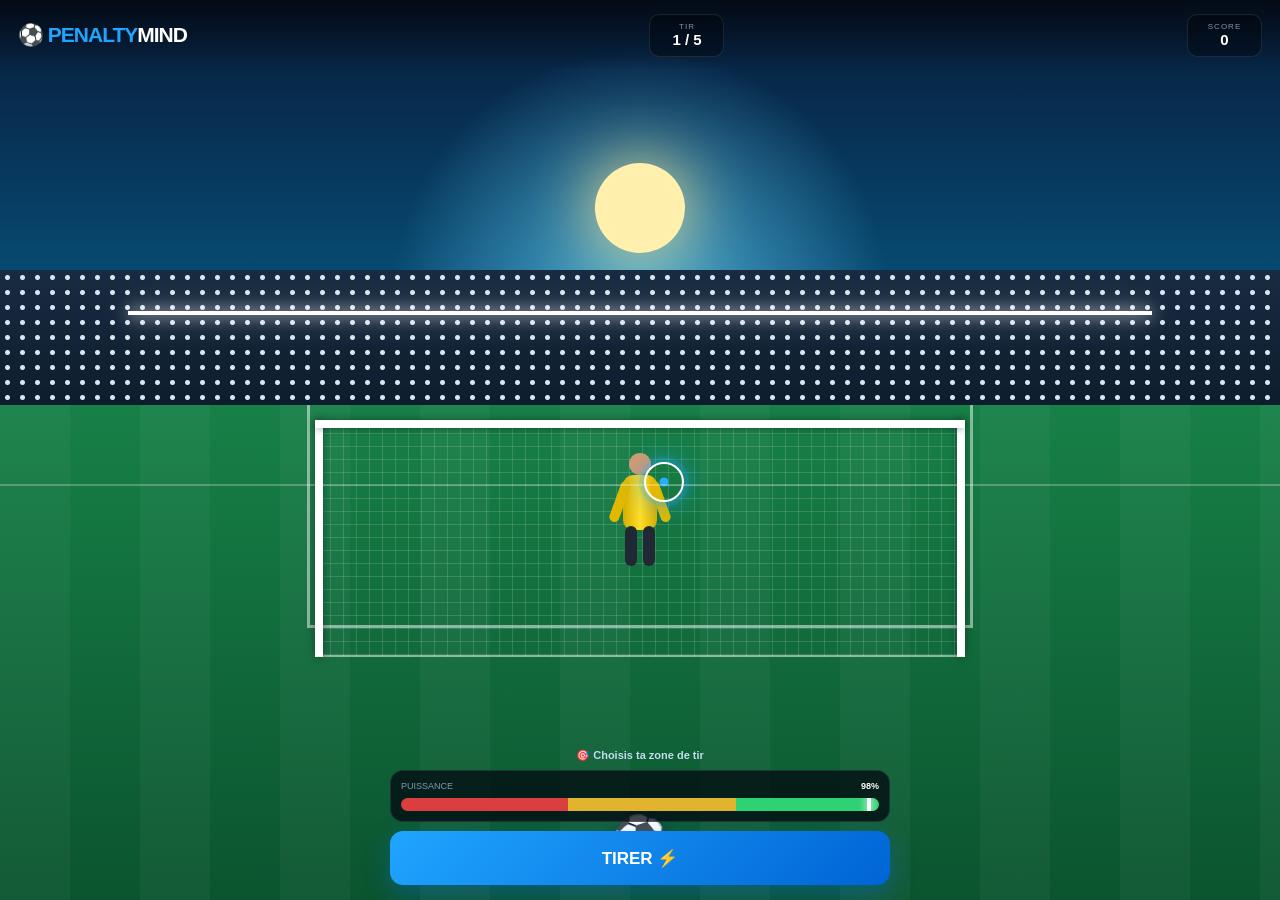
<file: index.html>
<!DOCTYPE html>
<html lang="fr">
<head>
    <meta charset="UTF-8">
    <meta name="viewport" content="width=device-width, initial-scale=1.0">
    <title>PenaltyMind</title>
    <link rel="stylesheet" href="style.css">
</head>

<body>

<div id="game">

    <header>
        <div class="brand">
            ⚽ <span>PENALTY</span>MIND
        </div>

        <div class="score">
            <span>TIR</span>
            <strong id="shot">1 / 5</strong>
        </div>

        <div class="score">
            <span>SCORE</span>
            <strong id="score">0</strong>
        </div>
    </header>


    <main class="stadium">

        <div class="sky">
            <div class="sun"></div>
        </div>

        <div class="crowd">
            <div class="crowd-lights"></div>
        </div>

        <div class="field">

            <div class="penalty-area"></div>

            <div class="goal">

                <div class="net"></div>

                <div class="post left"></div>
                <div class="post right"></div>
                <div class="post top"></div>

                <div id="keeper">
                    <div class="head"></div>
                    <div class="body"></div>
                    <div class="arm left"></div>
                    <div class="arm right"></div>
                    <div class="leg left"></div>
                    <div class="leg right"></div>
                </div>

                <div id="target">
                    <span></span>
                </div>

            </div>

            <div id="ball">⚽</div>

        </div>

    </main>


    <section class="controls">

        <div id="message">
            🎯 Choisis ta zone de tir
        </div>

        <div class="power-container">

            <div class="power-label">
                <span>PUISSANCE</span>
                <strong id="power">50%</strong>
            </div>

            <div id="powerBar">
                <div class="weak"></div>
                <div class="good"></div>
                <div class="perfect"></div>

                <div id="needle"></div>
            </div>

        </div>

        <button id="shoot">
            TIRER ⚡
        </button>

    </section>


    <div id="result" class="hidden">

        <div class="result-card">

            <div class="trophy">🏆</div>

            <h2 id="resultTitle">
                BIEN JOUÉ !
            </h2>

            <p>SCORE FINAL</p>

            <strong id="finalScore">
                0
            </strong>

            <button id="restart">
                🔄 REJOUER
            </button>

        </div>

    </div>

</div>

<script src="game.js"></script>

</body>
</html>
</file>
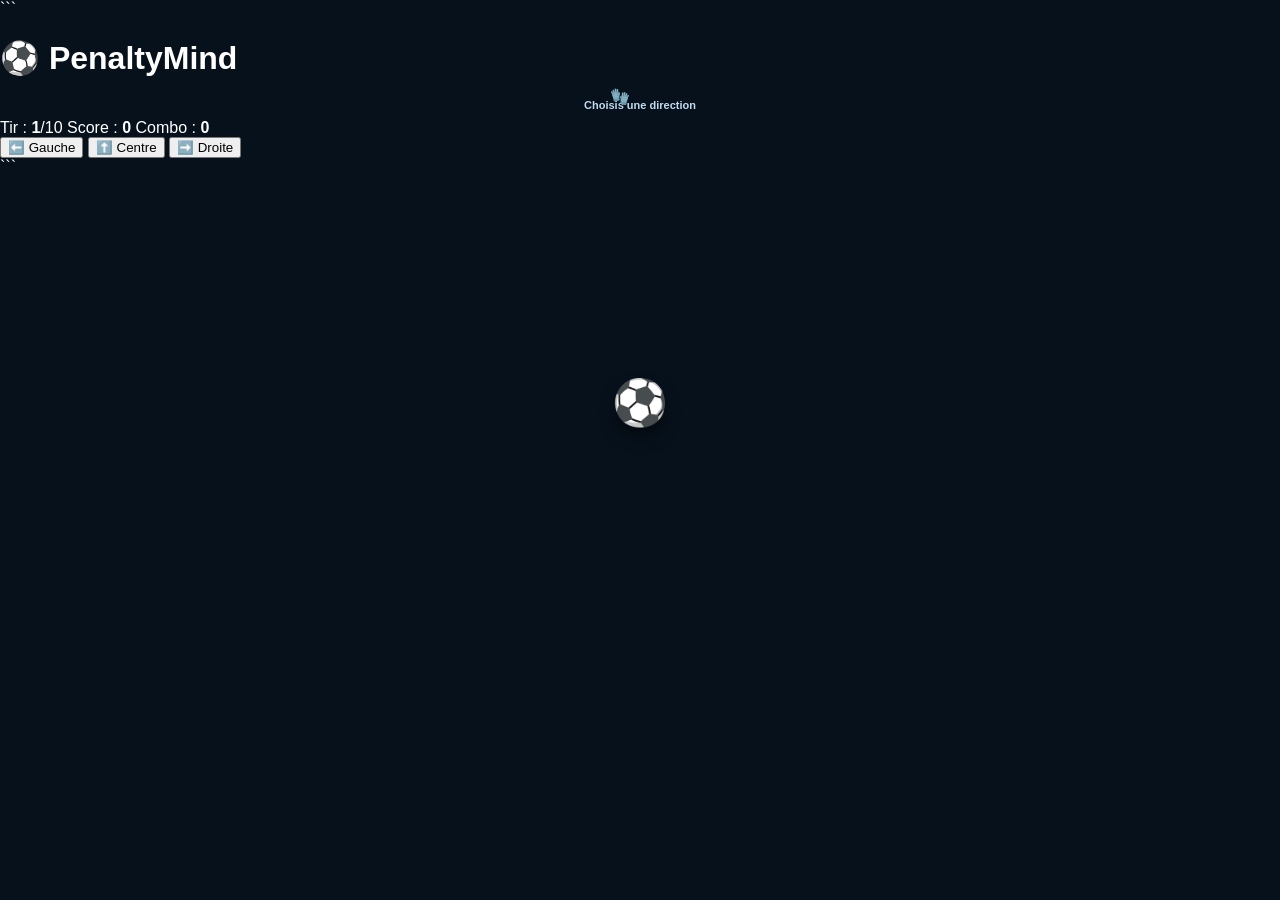
<file: index (3).html>
<!DOCTYPE html>

<html lang="fr">
<head>
  <meta charset="UTF-8">
  <meta name="viewport" content="width=device-width, initial-scale=1.0">
  <title>PenaltyMind</title>
  <link rel="stylesheet" href="style.css">
</head>

<body>

  <main class="game">

```
<h1>⚽ PenaltyMind</h1>

<p id="message">Choisis une direction</p>

<div class="scoreboard">
  <span>Tir : <b id="shotNumber">1</b>/10</span>
  <span>Score : <b id="score">0</b></span>
  <span>Combo : <b id="combo">0</b></span>
</div>

<div class="goal">
  <div id="keeper">🧤</div>
  <div id="ball">⚽</div>
</div>

<div id="controls">
  <button class="shot-btn" data-direction="left">⬅️ Gauche</button>
  <button class="shot-btn" data-direction="center">⬆️ Centre</button>
  <button class="shot-btn" data-direction="right">➡️ Droite</button>
</div>

<div id="result" class="hidden">
  <h2 id="resultTitle">🏁 Fin de partie</h2>
  <p>Score : <b id="finalScore">0</b></p>
  <p>Record : <b id="bestScore">0</b></p>
  <button id="restartBtn">🔄 Rejouer</button>
</div>
```

  </main>

  <script src="game.js"></script>

</body>
</html>
</file>
<file: style.css>
* {
    box-sizing: border-box;
    -webkit-tap-highlight-color: transparent;
}

html,
body {
    margin: 0;
    width: 100%;
    min-height: 100%;
    overflow: hidden;
    font-family: Arial, sans-serif;
    background: #07111c;
    color: white;
}

button {
    font-family: inherit;
    cursor: pointer;
}

#game {
    width: 100vw;
    height: 100vh;
    position: relative;
    overflow: hidden;
}


/* ================= HEADER ================= */

header {
    position: absolute;
    z-index: 20;

    top: 0;
    left: 0;
    right: 0;

    height: 70px;

    display: flex;
    align-items: center;
    justify-content: space-between;

    padding: 10px 18px;

    background: linear-gradient(
        rgba(2, 8, 15, .85),
        transparent
    );
}

.brand {
    font-weight: 900;
    font-size: 21px;
    letter-spacing: -1px;
}

.brand span {
    color: #20a5ff;
}

.score {
    min-width: 75px;
    padding: 7px 12px;
    text-align: center;

    background: rgba(0,0,0,.35);
    border: 1px solid rgba(255,255,255,.1);
    border-radius: 10px;
}

.score span {
    display: block;
    color: #8097ad;
    font-size: 8px;
    letter-spacing: 1px;
}

.score strong {
    font-size: 15px;
}


/* ================= STADE ================= */

.stadium {
    position: absolute;
    inset: 0;
}

.sky {
    position: absolute;
    inset: 0 0 45% 0;

    background:
        radial-gradient(
            circle at 50% 60%,
            #4faed3,
            transparent 35%
        ),
        linear-gradient(
            #071b39,
            #0870a2
        );
}

.sun {
    position: absolute;

    width: 90px;
    height: 90px;

    left: 50%;
    top: 42%;

    transform: translate(-50%, -50%);

    border-radius: 50%;

    background: #fff1ad;

    box-shadow:
        0 0 70px #ffe48a;
}


.crowd {
    position: absolute;

    top: 30%;
    left: 0;
    right: 0;

    height: 23%;

    background:
        radial-gradient(
            circle,
            #dbe5ef 0 2px,
            transparent 3px
        ) 0 0 / 15px 15px,

        linear-gradient(
            #172b42,
            #091522
        );
}

.crowd-lights {
    position: absolute;

    left: 10%;
    right: 10%;
    top: 20%;

    height: 4px;

    background: white;

    box-shadow:
        0 0 15px white,
        0 0 30px rgba(255,255,255,.7);
}


/* ================= TERRAIN ================= */

.field {
    position: absolute;

    bottom: 0;
    left: 0;
    right: 0;

    height: 55%;

    background:
        repeating-linear-gradient(
            90deg,
            rgba(255,255,255,.035) 0,
            rgba(255,255,255,.035) 70px,
            transparent 70px,
            transparent 140px
        ),
        linear-gradient(
            #178047,
            #0b542f
        );
}

.field::after {
    content: "";

    position: absolute;

    left: 0;
    right: 0;
    top: 16%;

    height: 2px;

    background: rgba(255,255,255,.25);
}

.penalty-area {
    position: absolute;

    width: 52%;
    height: 45%;

    top: 0;
    left: 24%;

    border:
        3px solid rgba(255,255,255,.5);

    border-top: none;
}


/* ================= CAGE ================= */

.goal {
    position: absolute;

    width: min(65%, 650px);
    height: 48%;

    left: 50%;
    top: 3%;

    transform: translateX(-50%);
}

.net {
    position: absolute;
    inset: 0;

    background:
        repeating-linear-gradient(
            0deg,
            rgba(255,255,255,.14) 0 1px,
            transparent 1px 13px
        ),
        repeating-linear-gradient(
            90deg,
            rgba(255,255,255,.14) 0 1px,
            transparent 1px 13px
        );

    border: 2px solid rgba(255,255,255,.5);
}

.post {
    position: absolute;

    background: white;

    box-shadow:
        0 0 8px rgba(0,0,0,.4);

    z-index: 5;
}

.post.left {
    left: 0;
    top: 0;
    bottom: 0;
    width: 8px;
}

.post.right {
    right: 0;
    top: 0;
    bottom: 0;
    width: 8px;
}

.post.top {
    left: 0;
    right: 0;
    top: 0;
    height: 8px;
}


/* ================= GARDIEN ================= */

#keeper {
    position: absolute;

    width: 60px;
    height: 110px;

    left: 50%;
    top: 14%;

    transform: translateX(-50%);

    z-index: 8;

    transition:
        transform .4s ease;
}

.head {
    position: absolute;

    width: 22px;
    height: 22px;

    left: 19px;
    top: 0;

    border-radius: 50%;

    background: #d69a6e;
}

.body {
    position: absolute;

    width: 34px;
    height: 55px;

    left: 13px;
    top: 22px;

    border-radius: 10px;

    background:
        linear-gradient(
            90deg,
            #d8ad00,
            #ffdf29,
            #d8ad00
        );
}

.arm,
.leg {
    position: absolute;

    background: #e1b900;

    border-radius: 10px;
}

.arm {
    width: 10px;
    height: 43px;
    top: 27px;
}

.arm.left {
    left: 5px;
    transform: rotate(20deg);
}

.arm.right {
    right: 5px;
    transform: rotate(-20deg);
}

.leg {
    width: 12px;
    height: 40px;
    top: 73px;
    background: #202833;
}

.leg.left {
    left: 15px;
}

.leg.right {
    right: 15px;
}


/* ================= CIBLE ================= */

#target {
    position: absolute;

    left: 50%;
    top: 25%;

    width: 40px;
    height: 40px;

    transform: translate(-50%, -50%);

    border:
        2px solid white;

    border-radius: 50%;

    z-index: 10;

    box-shadow:
        0 0 0 5px rgba(32,165,255,.15),
        0 0 25px rgba(32,165,255,.8);

    transition:
        left .12s,
        top .12s;
}

#target span {
    position: absolute;

    width: 9px;
    height: 9px;

    left: 50%;
    top: 50%;

    transform: translate(-50%, -50%);

    border-radius: 50%;

    background: #25adff;
}


/* ================= BALL ================= */

#ball {
    position: absolute;

    left: 50%;
    bottom: 7%;

    transform: translateX(-50%);

    font-size: 45px;

    z-index: 15;

    filter:
        drop-shadow(
            0 10px 8px rgba(0,0,0,.45)
        );

    transition:
        left .55s ease,
        bottom .55s ease,
        transform .55s ease;
}


/* ================= CONTROLES ================= */

.controls {
    position: absolute;

    z-index: 30;

    left: 50%;
    bottom: 15px;

    width: min(500px, 94%);

    transform: translateX(-50%);
}

#message {
    text-align: center;

    margin-bottom: 8px;

    color: #c2dbef;

    font-size: 11px;
    font-weight: bold;
}

.power-container {
    padding: 10px;

    border-radius: 13px;

    background: rgba(2,9,16,.75);

    border:
        1px solid rgba(255,255,255,.1);
}

.power-label {
    display: flex;
    justify-content: space-between;

    margin-bottom: 7px;

    color: #8299b0;

    font-size: 9px;
}

.power-label strong {
    color: white;
}

#powerBar {
    position: relative;

    height: 13px;

    display: flex;

    overflow: hidden;

    border-radius: 20px;
}

.weak {
    width: 35%;
    background: #db3e3e;
}

.good {
    width: 35%;
    background: #e2b42d;
}

.perfect {
    width: 30%;
    background: #2ed273;
}

#needle {
    position: absolute;

    left: 50%;
    top: -4px;
    bottom: -4px;

    width: 4px;

    transform: translateX(-50%);

    background: white;

    box-shadow: 0 0 8px white;
}

#shoot {
    width: 100%;
    height: 54px;

    margin-top: 9px;

    border: none;
    border-radius: 13px;

    color: white;

    background:
        linear-gradient(
            135deg,
            #20a5ff,
            #0064d5
        );

    font-size: 17px;
    font-weight: 900;

    box-shadow:
        0 8px 25px rgba(0,110,255,.35);
}


/* ================= RESULTAT ================= */

#result {
    position: absolute;

    inset: 0;

    z-index: 100;

    display: flex;
    justify-content: center;
    align-items: center;

    background: rgba(2,7,14,.75);

    backdrop-filter: blur(10px);
}

.hidden {
    display: none !important;
}

.result-card {
    width: min(380px, 90%);

    padding: 30px;

    text-align: center;

    border-radius: 22px;

    background:
        linear-gradient(
            #152a40,
            #091725
        );

    border:
        1px solid rgba(255,255,255,.12);
}

.trophy {
    font-size: 48px;
}

.result-card h2 {
    margin: 10px 0;
}

.result-card p {
    color: #8298ad;
    font-size: 10px;
    letter-spacing: 2px;
}

#finalScore {
    display: block;

    margin-bottom: 20px;

    color: #27aaff;

    font-size: 58px;
}

#restart {
    width: 100%;
    height: 52px;

    border: none;
    border-radius: 12px;

    background: #168dff;
    color: white;

    font-weight: bold;
    font-size: 16px;
}


/* ================= MOBILE ================= */

@media (max-width: 600px) {

    .brand {
        font-size: 17px;
    }

    .goal {
        width: 78%;
    }

    .score {
        min-width: 65px;
    }

    .controls {
        bottom: 8px;
    }
}
</file>
